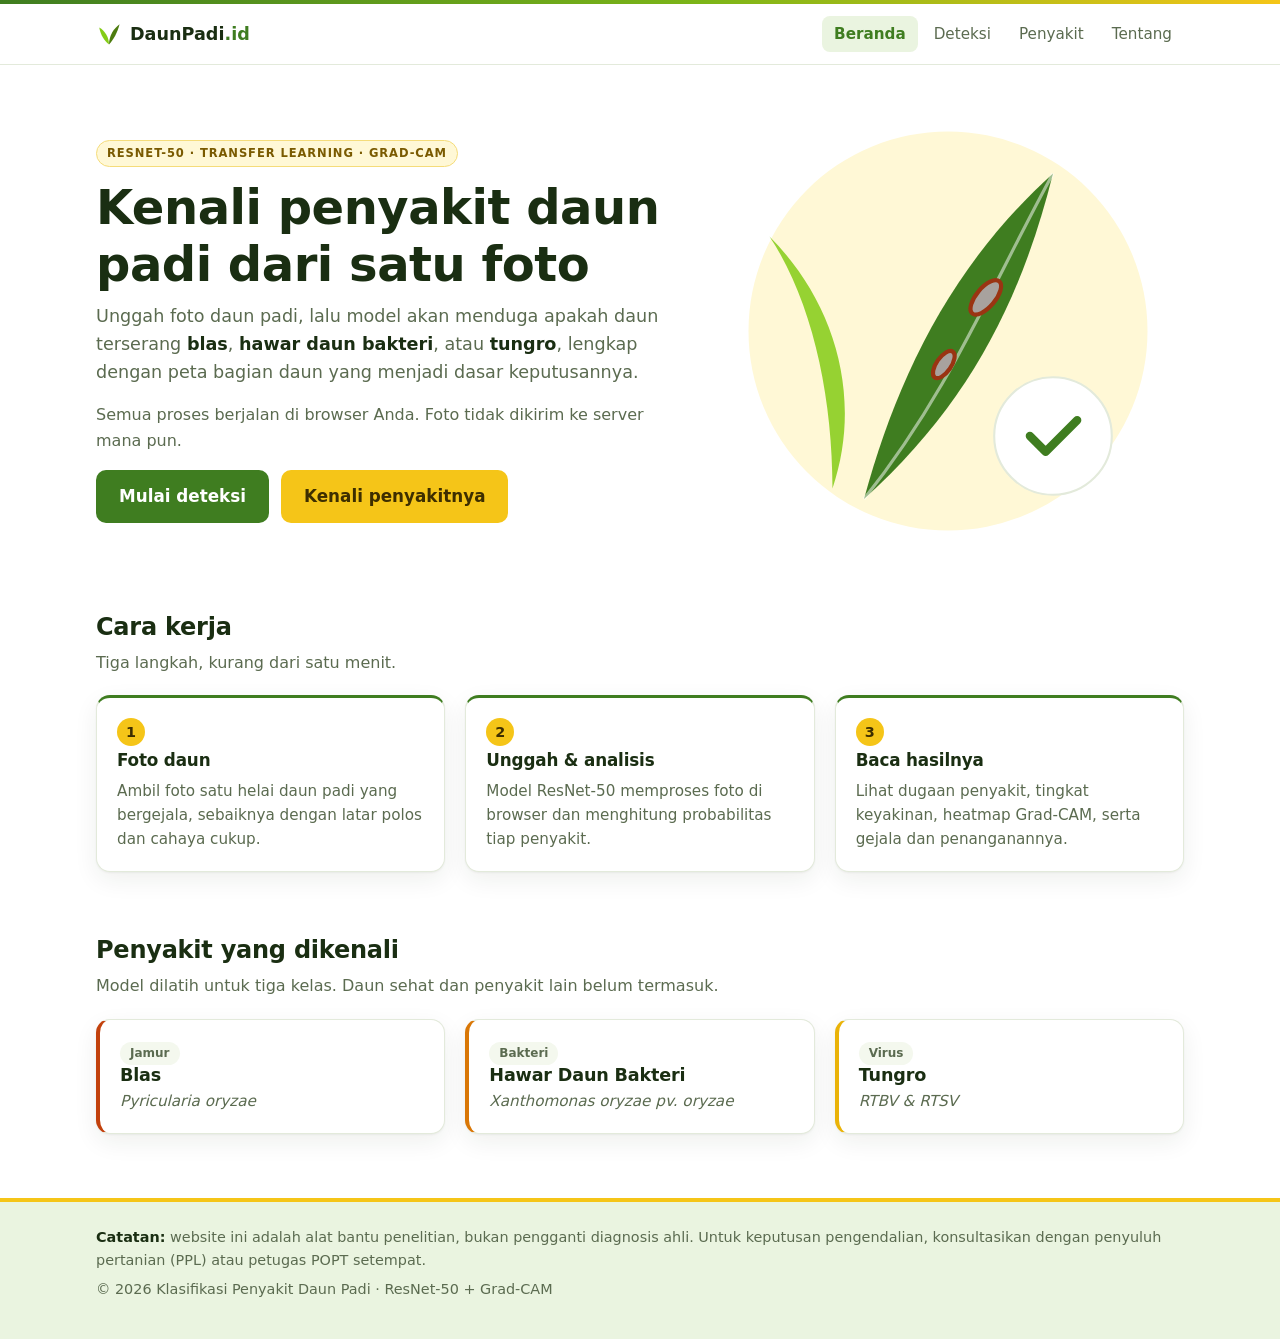
<file: website/index.html>
<!doctype html>
<html lang="id">
<head>
  <meta charset="utf-8">
  <meta name="viewport" content="width=device-width, initial-scale=1">
  <title>DaunPadi — Deteksi Penyakit Daun Padi</title>
  <meta name="description" content="Deteksi penyakit daun padi (blas, hawar daun bakteri, tungro) dari foto dengan ResNet-50 dan Grad-CAM, langsung di browser.">
  <link rel="icon" href="assets/img/logo.svg" type="image/svg+xml">
  <link rel="stylesheet" href="css/style.css">
</head>
<body>
  <header class="topbar">
    <div class="wrap topbar-inner">
      <a class="brand" href="index.html"><img src="assets/img/logo.svg" alt=""><span>DaunPadi<b>.id</b></span></a>
      <button class="nav-toggle" type="button" aria-label="Buka menu" aria-expanded="false">
        <svg viewBox="0 0 24 24" aria-hidden="true"><path d="M4 7h16M4 12h16M4 17h16" stroke="currentColor" stroke-width="2" stroke-linecap="round"/></svg>
      </button>
      <nav class="nav">
        <a href="index.html">Beranda</a>
        <a href="deteksi.html">Deteksi</a>
        <a href="penyakit.html">Penyakit</a>
        <a href="tentang.html">Tentang</a>
      </nav>
    </div>
  </header>

  <main>
    <section class="wrap hero">
      <div>
        <p class="eyebrow">ResNet-50 · Transfer Learning · Grad-CAM</p>
        <h1>Kenali penyakit daun padi dari satu foto</h1>
        <p class="lead">Unggah foto daun padi, lalu model akan menduga apakah daun terserang <strong>blas</strong>,
          <strong>hawar daun bakteri</strong>, atau <strong>tungro</strong>, lengkap dengan peta bagian daun yang menjadi dasar keputusannya.</p>
        <p class="muted">Semua proses berjalan di browser Anda. Foto tidak dikirim ke server mana pun.</p>
        <div class="hero-actions">
          <a class="btn btn-primary btn-lg" href="deteksi.html">Mulai deteksi</a>
          <a class="btn btn-yellow btn-lg" href="penyakit.html">Kenali penyakitnya</a>
        </div>
      </div>
      <svg class="hero-art" viewBox="0 0 400 400" role="img" aria-label="Ilustrasi daun padi dengan bercak penyakit">
        <circle cx="200" cy="200" r="190" fill="var(--yellow-soft)"/>
        <path d="M120 360C150 250 200 140 300 50 270 170 220 270 120 360Z" fill="var(--primary)"/>
        <path d="M120 360C200 260 240 160 300 50" stroke="var(--bg)" stroke-width="3" fill="none" opacity=".5"/>
        <path d="M90 350C90 260 70 170 30 110 90 170 120 260 90 350Z" fill="#84cc16" opacity=".85"/>
        <ellipse cx="236" cy="168" rx="20" ry="9" transform="rotate(-50 236 168)" fill="#a8a29e" stroke="#9a3412" stroke-width="4"/>
        <ellipse cx="196" cy="232" rx="15" ry="7" transform="rotate(-55 196 232)" fill="#a8a29e" stroke="#9a3412" stroke-width="4"/>
        <circle cx="300" cy="300" r="56" fill="var(--surface)" stroke="var(--border)" stroke-width="2"/>
        <path d="M278 300l15 15 30-30" stroke="var(--primary)" stroke-width="8" fill="none" stroke-linecap="round" stroke-linejoin="round"/>
      </svg>
    </section>

    <section class="wrap section">
      <h2 class="section-title">Cara kerja</h2>
      <p class="section-lead">Tiga langkah, kurang dari satu menit.</p>
      <div class="steps">
        <div class="card step">
          <h3>Foto daun</h3>
          <p>Ambil foto satu helai daun padi yang bergejala, sebaiknya dengan latar polos dan cahaya cukup.</p>
        </div>
        <div class="card step">
          <h3>Unggah &amp; analisis</h3>
          <p>Model ResNet-50 memproses foto di browser dan menghitung probabilitas tiap penyakit.</p>
        </div>
        <div class="card step">
          <h3>Baca hasilnya</h3>
          <p>Lihat dugaan penyakit, tingkat keyakinan, heatmap Grad-CAM, serta gejala dan penanganannya.</p>
        </div>
      </div>
    </section>

    <section class="wrap section">
      <h2 class="section-title">Penyakit yang dikenali</h2>
      <p class="section-lead">Model dilatih untuk tiga kelas. Daun sehat dan penyakit lain belum termasuk.</p>
      <div class="class-strip">
        <a class="card class-chip" href="penyakit.html#blast" style="--accent: var(--blast)">
          <span class="tag">Jamur</span>
          <h3>Blas</h3>
          <p class="latin">Pyricularia oryzae</p>
        </a>
        <a class="card class-chip" href="penyakit.html#blight" style="--accent: var(--blight)">
          <span class="tag">Bakteri</span>
          <h3>Hawar Daun Bakteri</h3>
          <p class="latin">Xanthomonas oryzae pv. oryzae</p>
        </a>
        <a class="card class-chip" href="penyakit.html#tungro" style="--accent: var(--tungro)">
          <span class="tag">Virus</span>
          <h3>Tungro</h3>
          <p class="latin">RTBV &amp; RTSV</p>
        </a>
      </div>
    </section>
  </main>

  <footer class="footer">
    <div class="wrap">
      <p><b>Catatan:</b> website ini adalah alat bantu penelitian, bukan pengganti diagnosis ahli.
        Untuk keputusan pengendalian, konsultasikan dengan penyuluh pertanian (PPL) atau petugas POPT setempat.</p>
      <p>© <span id="tahun"></span> Klasifikasi Penyakit Daun Padi · ResNet-50 + Grad-CAM</p>
    </div>
  </footer>

  <script src="js/main.js"></script>
</body>
</html>
</file>
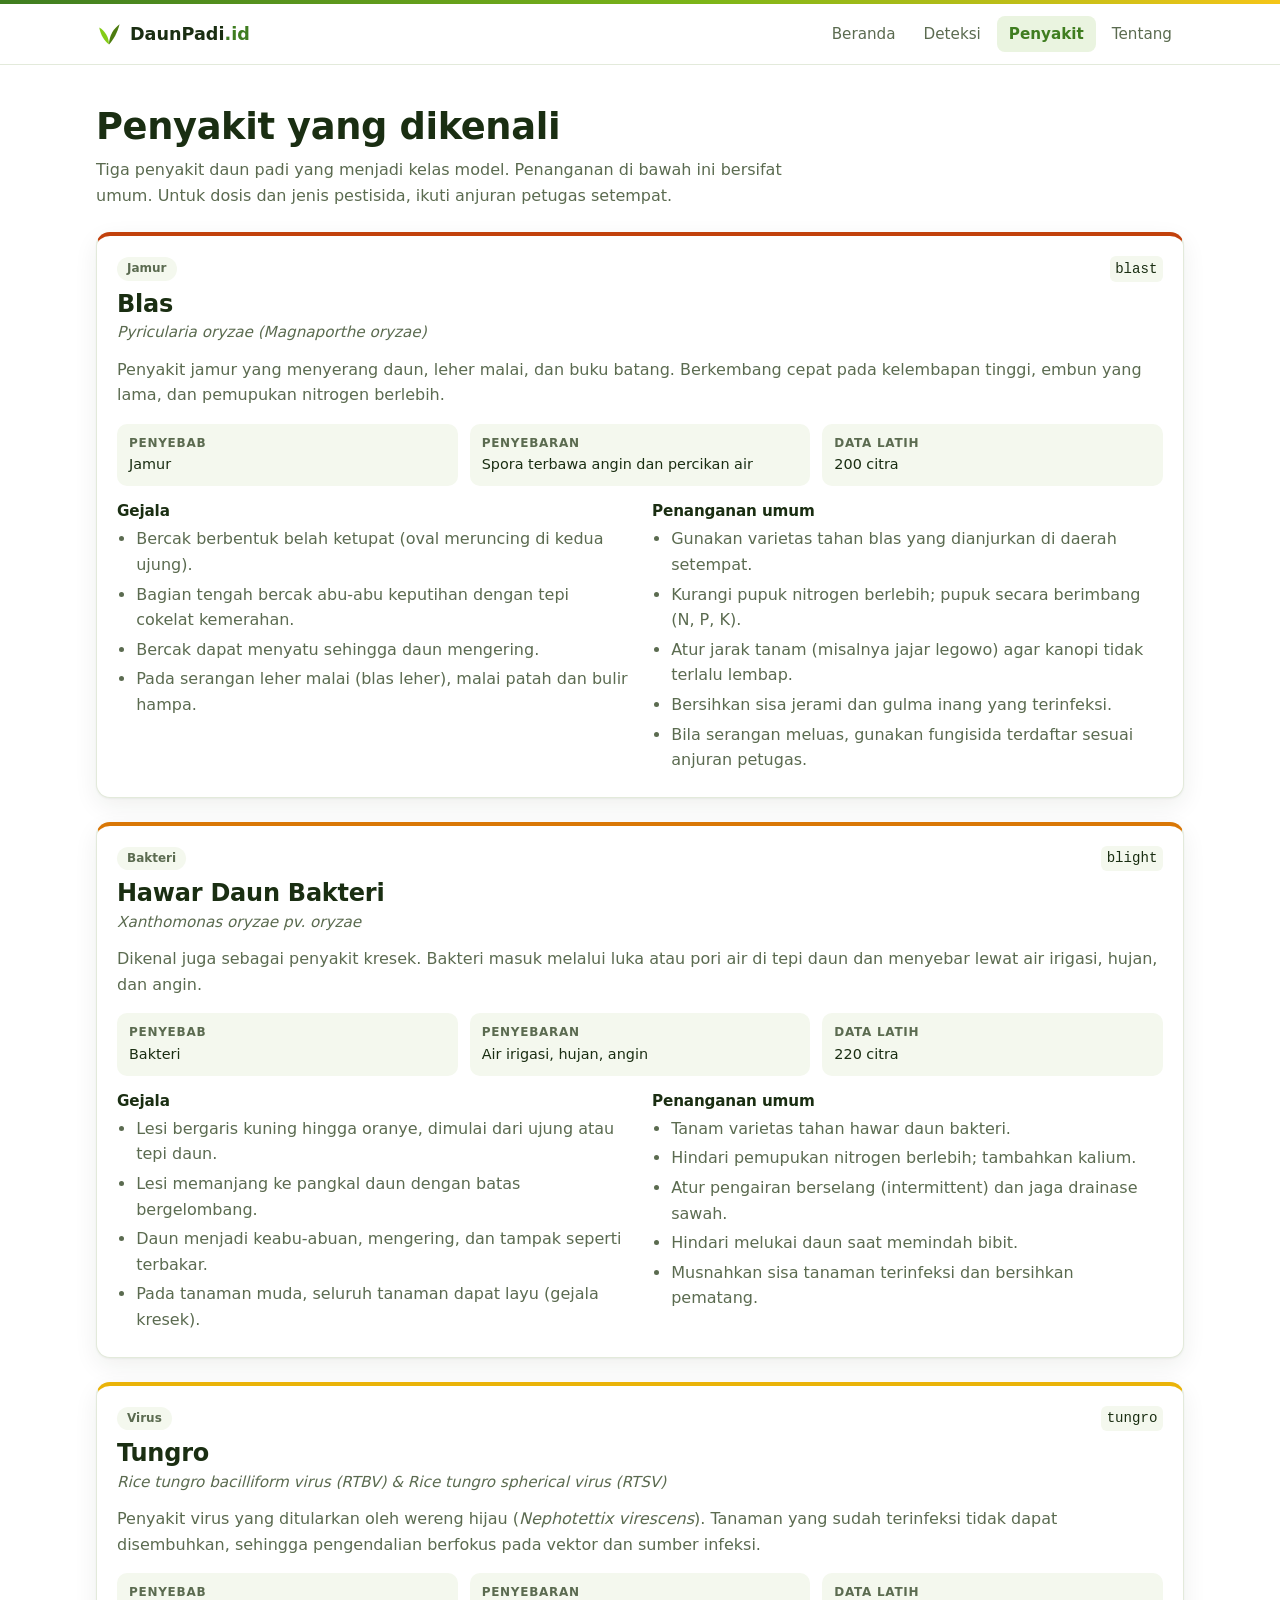
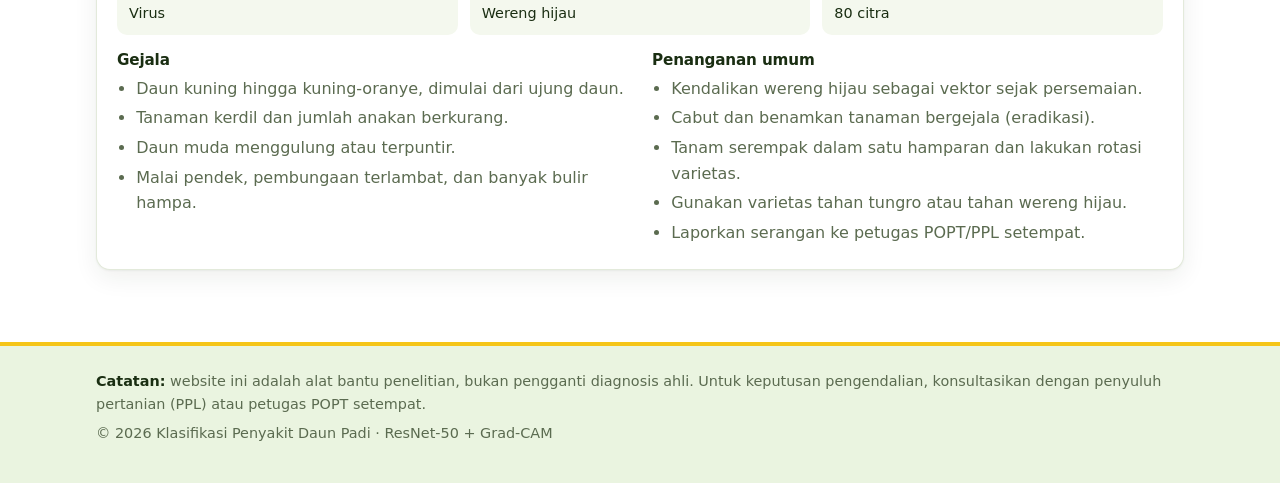
<file: website/penyakit.html>
<!doctype html>
<html lang="id">
<head>
  <meta charset="utf-8">
  <meta name="viewport" content="width=device-width, initial-scale=1">
  <title>Penyakit — DaunPadi</title>
  <meta name="description" content="Gejala, penyebab, dan penanganan umum penyakit blas, hawar daun bakteri, dan tungro pada padi.">
  <link rel="icon" href="assets/img/logo.svg" type="image/svg+xml">
  <link rel="stylesheet" href="css/style.css">
</head>
<body>
  <header class="topbar">
    <div class="wrap topbar-inner">
      <a class="brand" href="index.html"><img src="assets/img/logo.svg" alt=""><span>DaunPadi<b>.id</b></span></a>
      <button class="nav-toggle" type="button" aria-label="Buka menu" aria-expanded="false">
        <svg viewBox="0 0 24 24" aria-hidden="true"><path d="M4 7h16M4 12h16M4 17h16" stroke="currentColor" stroke-width="2" stroke-linecap="round"/></svg>
      </button>
      <nav class="nav">
        <a href="index.html">Beranda</a>
        <a href="deteksi.html">Deteksi</a>
        <a href="penyakit.html">Penyakit</a>
        <a href="tentang.html">Tentang</a>
      </nav>
    </div>
  </header>

  <main class="wrap">
    <div class="page-head">
      <h1>Penyakit yang dikenali</h1>
      <p>Tiga penyakit daun padi yang menjadi kelas model. Penanganan di bawah ini bersifat umum.
        Untuk dosis dan jenis pestisida, ikuti anjuran petugas setempat.</p>
    </div>

    <div class="disease-list">
      <article id="blast" class="card disease" style="--accent: var(--blast)">
        <div class="disease-top"><span class="tag">Jamur</span><code>blast</code></div>
        <h2>Blas</h2>
        <p class="latin">Pyricularia oryzae (Magnaporthe oryzae)</p>
        <p>Penyakit jamur yang menyerang daun, leher malai, dan buku batang. Berkembang cepat pada kelembapan tinggi,
          embun yang lama, dan pemupukan nitrogen berlebih.</p>
        <div class="facts">
          <div class="fact"><b>Penyebab</b>Jamur</div>
          <div class="fact"><b>Penyebaran</b>Spora terbawa angin dan percikan air</div>
          <div class="fact"><b>Data latih</b>200 citra</div>
        </div>
        <div class="info-cols">
          <div>
            <h4>Gejala</h4>
            <ul>
              <li>Bercak berbentuk belah ketupat (oval meruncing di kedua ujung).</li>
              <li>Bagian tengah bercak abu-abu keputihan dengan tepi cokelat kemerahan.</li>
              <li>Bercak dapat menyatu sehingga daun mengering.</li>
              <li>Pada serangan leher malai (blas leher), malai patah dan bulir hampa.</li>
            </ul>
          </div>
          <div>
            <h4>Penanganan umum</h4>
            <ul>
              <li>Gunakan varietas tahan blas yang dianjurkan di daerah setempat.</li>
              <li>Kurangi pupuk nitrogen berlebih; pupuk secara berimbang (N, P, K).</li>
              <li>Atur jarak tanam (misalnya jajar legowo) agar kanopi tidak terlalu lembap.</li>
              <li>Bersihkan sisa jerami dan gulma inang yang terinfeksi.</li>
              <li>Bila serangan meluas, gunakan fungisida terdaftar sesuai anjuran petugas.</li>
            </ul>
          </div>
        </div>
      </article>

      <article id="blight" class="card disease" style="--accent: var(--blight)">
        <div class="disease-top"><span class="tag">Bakteri</span><code>blight</code></div>
        <h2>Hawar Daun Bakteri</h2>
        <p class="latin">Xanthomonas oryzae pv. oryzae</p>
        <p>Dikenal juga sebagai penyakit kresek. Bakteri masuk melalui luka atau pori air di tepi daun dan menyebar
          lewat air irigasi, hujan, dan angin.</p>
        <div class="facts">
          <div class="fact"><b>Penyebab</b>Bakteri</div>
          <div class="fact"><b>Penyebaran</b>Air irigasi, hujan, angin</div>
          <div class="fact"><b>Data latih</b>220 citra</div>
        </div>
        <div class="info-cols">
          <div>
            <h4>Gejala</h4>
            <ul>
              <li>Lesi bergaris kuning hingga oranye, dimulai dari ujung atau tepi daun.</li>
              <li>Lesi memanjang ke pangkal daun dengan batas bergelombang.</li>
              <li>Daun menjadi keabu-abuan, mengering, dan tampak seperti terbakar.</li>
              <li>Pada tanaman muda, seluruh tanaman dapat layu (gejala kresek).</li>
            </ul>
          </div>
          <div>
            <h4>Penanganan umum</h4>
            <ul>
              <li>Tanam varietas tahan hawar daun bakteri.</li>
              <li>Hindari pemupukan nitrogen berlebih; tambahkan kalium.</li>
              <li>Atur pengairan berselang (intermittent) dan jaga drainase sawah.</li>
              <li>Hindari melukai daun saat memindah bibit.</li>
              <li>Musnahkan sisa tanaman terinfeksi dan bersihkan pematang.</li>
            </ul>
          </div>
        </div>
      </article>

      <article id="tungro" class="card disease" style="--accent: var(--tungro)">
        <div class="disease-top"><span class="tag">Virus</span><code>tungro</code></div>
        <h2>Tungro</h2>
        <p class="latin">Rice tungro bacilliform virus (RTBV) &amp; Rice tungro spherical virus (RTSV)</p>
        <p>Penyakit virus yang ditularkan oleh wereng hijau (<i>Nephotettix virescens</i>). Tanaman yang sudah terinfeksi
          tidak dapat disembuhkan, sehingga pengendalian berfokus pada vektor dan sumber infeksi.</p>
        <div class="facts">
          <div class="fact"><b>Penyebab</b>Virus</div>
          <div class="fact"><b>Penyebaran</b>Wereng hijau</div>
          <div class="fact"><b>Data latih</b>80 citra</div>
        </div>
        <div class="info-cols">
          <div>
            <h4>Gejala</h4>
            <ul>
              <li>Daun kuning hingga kuning-oranye, dimulai dari ujung daun.</li>
              <li>Tanaman kerdil dan jumlah anakan berkurang.</li>
              <li>Daun muda menggulung atau terpuntir.</li>
              <li>Malai pendek, pembungaan terlambat, dan banyak bulir hampa.</li>
            </ul>
          </div>
          <div>
            <h4>Penanganan umum</h4>
            <ul>
              <li>Kendalikan wereng hijau sebagai vektor sejak persemaian.</li>
              <li>Cabut dan benamkan tanaman bergejala (eradikasi).</li>
              <li>Tanam serempak dalam satu hamparan dan lakukan rotasi varietas.</li>
              <li>Gunakan varietas tahan tungro atau tahan wereng hijau.</li>
              <li>Laporkan serangan ke petugas POPT/PPL setempat.</li>
            </ul>
          </div>
        </div>
      </article>
    </div>
  </main>

  <footer class="footer">
    <div class="wrap">
      <p><b>Catatan:</b> website ini adalah alat bantu penelitian, bukan pengganti diagnosis ahli.
        Untuk keputusan pengendalian, konsultasikan dengan penyuluh pertanian (PPL) atau petugas POPT setempat.</p>
      <p>© <span id="tahun"></span> Klasifikasi Penyakit Daun Padi · ResNet-50 + Grad-CAM</p>
    </div>
  </footer>

  <script src="js/main.js"></script>
</body>
</html>
</file>
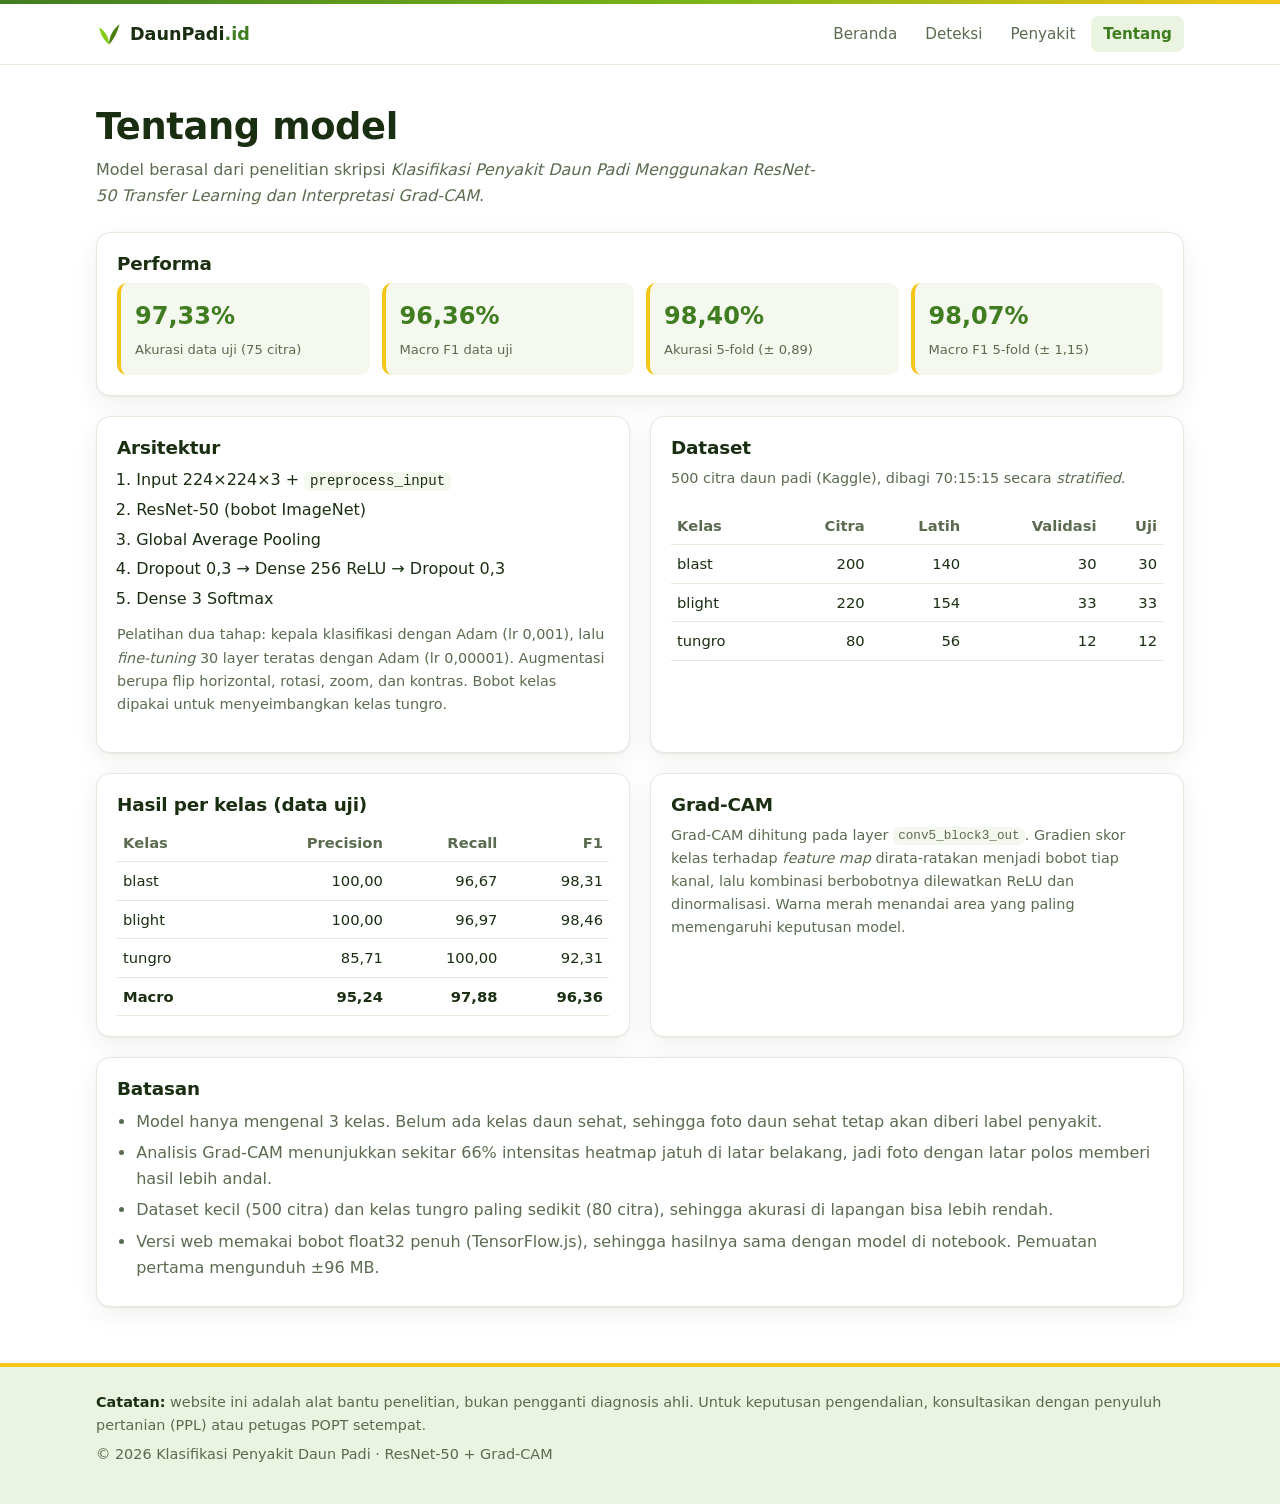
<file: website/tentang.html>
<!doctype html>
<html lang="id">
<head>
  <meta charset="utf-8">
  <meta name="viewport" content="width=device-width, initial-scale=1">
  <title>Tentang Model — DaunPadi</title>
  <meta name="description" content="Arsitektur, dataset, dan performa model ResNet-50 untuk klasifikasi penyakit daun padi.">
  <link rel="icon" href="assets/img/logo.svg" type="image/svg+xml">
  <link rel="stylesheet" href="css/style.css">
</head>
<body>
  <header class="topbar">
    <div class="wrap topbar-inner">
      <a class="brand" href="index.html"><img src="assets/img/logo.svg" alt=""><span>DaunPadi<b>.id</b></span></a>
      <button class="nav-toggle" type="button" aria-label="Buka menu" aria-expanded="false">
        <svg viewBox="0 0 24 24" aria-hidden="true"><path d="M4 7h16M4 12h16M4 17h16" stroke="currentColor" stroke-width="2" stroke-linecap="round"/></svg>
      </button>
      <nav class="nav">
        <a href="index.html">Beranda</a>
        <a href="deteksi.html">Deteksi</a>
        <a href="penyakit.html">Penyakit</a>
        <a href="tentang.html">Tentang</a>
      </nav>
    </div>
  </header>

  <main class="wrap">
    <div class="page-head">
      <h1>Tentang model</h1>
      <p>Model berasal dari penelitian skripsi <i>Klasifikasi Penyakit Daun Padi Menggunakan ResNet-50 Transfer Learning
        dan Interpretasi Grad-CAM</i>.</p>
    </div>

    <section class="card" style="margin-bottom:20px">
      <h2 style="font-size:1.15rem">Performa</h2>
      <div class="metrics">
        <div class="stat"><span>97,33%</span><small>Akurasi data uji (75 citra)</small></div>
        <div class="stat"><span>96,36%</span><small>Macro F1 data uji</small></div>
        <div class="stat"><span>98,40%</span><small>Akurasi 5-fold (± 0,89)</small></div>
        <div class="stat"><span>98,07%</span><small>Macro F1 5-fold (± 1,15)</small></div>
      </div>
    </section>

    <div class="about-grid">
      <section class="card">
        <h2>Arsitektur</h2>
        <ol class="arch">
          <li>Input 224×224×3 + <code>preprocess_input</code></li>
          <li>ResNet-50 (bobot ImageNet)</li>
          <li>Global Average Pooling</li>
          <li>Dropout 0,3 → Dense 256 ReLU → Dropout 0,3</li>
          <li>Dense 3 Softmax</li>
        </ol>
        <p class="muted small">Pelatihan dua tahap: kepala klasifikasi dengan Adam (lr 0,001), lalu
          <i>fine-tuning</i> 30 layer teratas dengan Adam (lr 0,00001). Augmentasi berupa flip horizontal, rotasi,
          zoom, dan kontras. Bobot kelas dipakai untuk menyeimbangkan kelas tungro.</p>
      </section>

      <section class="card">
        <h2>Dataset</h2>
        <p class="muted small">500 citra daun padi (Kaggle), dibagi 70:15:15 secara <i>stratified</i>.</p>
        <div class="tbl-wrap">
          <table class="tbl">
            <thead><tr><th>Kelas</th><th class="num">Citra</th><th class="num">Latih</th><th class="num">Validasi</th><th class="num">Uji</th></tr></thead>
            <tbody>
              <tr><td>blast</td><td class="num">200</td><td class="num">140</td><td class="num">30</td><td class="num">30</td></tr>
              <tr><td>blight</td><td class="num">220</td><td class="num">154</td><td class="num">33</td><td class="num">33</td></tr>
              <tr><td>tungro</td><td class="num">80</td><td class="num">56</td><td class="num">12</td><td class="num">12</td></tr>
            </tbody>
          </table>
        </div>
      </section>

      <section class="card">
        <h2>Hasil per kelas (data uji)</h2>
        <div class="tbl-wrap">
          <table class="tbl">
            <thead><tr><th>Kelas</th><th class="num">Precision</th><th class="num">Recall</th><th class="num">F1</th></tr></thead>
            <tbody>
              <tr><td>blast</td><td class="num">100,00</td><td class="num">96,67</td><td class="num">98,31</td></tr>
              <tr><td>blight</td><td class="num">100,00</td><td class="num">96,97</td><td class="num">98,46</td></tr>
              <tr><td>tungro</td><td class="num">85,71</td><td class="num">100,00</td><td class="num">92,31</td></tr>
              <tr><td><b>Macro</b></td><td class="num"><b>95,24</b></td><td class="num"><b>97,88</b></td><td class="num"><b>96,36</b></td></tr>
            </tbody>
          </table>
        </div>
      </section>

      <section class="card">
        <h2>Grad-CAM</h2>
        <p class="muted small">Grad-CAM dihitung pada layer <code>conv5_block3_out</code>. Gradien skor kelas terhadap
          <i>feature map</i> dirata-ratakan menjadi bobot tiap kanal, lalu kombinasi berbobotnya dilewatkan ReLU dan
          dinormalisasi. Warna merah menandai area yang paling memengaruhi keputusan model.</p>
      </section>
    </div>

    <section class="card" style="margin-bottom:24px">
      <h2 style="font-size:1.15rem">Batasan</h2>
      <ul class="notes">
        <li>Model hanya mengenal 3 kelas. Belum ada kelas daun sehat, sehingga foto daun sehat tetap akan diberi label penyakit.</li>
        <li>Analisis Grad-CAM menunjukkan sekitar 66% intensitas heatmap jatuh di latar belakang, jadi foto dengan latar polos memberi hasil lebih andal.</li>
        <li>Dataset kecil (500 citra) dan kelas tungro paling sedikit (80 citra), sehingga akurasi di lapangan bisa lebih rendah.</li>
        <li>Versi web memakai bobot float32 penuh (TensorFlow.js), sehingga hasilnya sama dengan model di notebook. Pemuatan pertama mengunduh ±96 MB.</li>
      </ul>
    </section>
  </main>

  <footer class="footer">
    <div class="wrap">
      <p><b>Catatan:</b> website ini adalah alat bantu penelitian, bukan pengganti diagnosis ahli.
        Untuk keputusan pengendalian, konsultasikan dengan penyuluh pertanian (PPL) atau petugas POPT setempat.</p>
      <p>© <span id="tahun"></span> Klasifikasi Penyakit Daun Padi · ResNet-50 + Grad-CAM</p>
    </div>
  </footer>

  <script src="js/main.js"></script>
</body>
</html>
</file>
<file: website/css/style.css>
/* ==========================================================================
   DaunPadi — gaya bersama semua halaman
   1. Variabel warna (terang & gelap)
   2. Dasar
   3. Header & navigasi
   4. Komponen umum (card, tombol, banner, tag)
   5. Beranda
   6. Deteksi
   7. Penyakit
   8. Tentang
   9. Footer
   10. Responsif
   ========================================================================== */

/* 1. Variabel warna — latar putih, aksen hijau (utama) dan kuning (pendukung).
   Selalu tema terang, tidak mengikuti mode gelap perangkat. */
:root {
  --bg: #ffffff;
  --surface: #ffffff;
  --surface-2: #f4f8ee;          /* hijau sangat muda untuk latar elemen */
  --text: #1a2e12;
  --muted: #5b6b50;
  --border: #e3eadb;
  --primary: #3f7d20;            /* hijau */
  --primary-strong: #2f6114;
  --primary-soft: #eaf4e0;
  --on-primary: #ffffff;
  --yellow: #f5c518;             /* kuning aksen */
  --yellow-strong: #d9a800;
  --yellow-soft: #fff8d6;
  --yellow-text: #7a5a00;        /* teks di atas latar kuning muda */
  --warn-bg: #fff8d6;
  --warn-text: #7a5a00;
  --warn-border: #f5dc7a;
  --error: #b42318;
  --blast: #c2410c;
  --blight: #d97706;
  --tungro: #eab308;
  --shadow: 0 1px 2px rgba(26, 46, 18, .05), 0 8px 24px rgba(26, 46, 18, .07);
  --radius: 14px;
  color-scheme: light;
}

/* 2. Dasar */
* { box-sizing: border-box; }
[hidden] { display: none !important; }
html { scroll-behavior: smooth; }
body {
  margin: 0;
  background: var(--bg);
  color: var(--text);
  font: 16px/1.6 system-ui, -apple-system, "Segoe UI", Roboto, "Helvetica Neue", Arial, sans-serif;
  -webkit-font-smoothing: antialiased;
  display: flex;
  flex-direction: column;
  min-height: 100vh;
}
main { flex: 1; }
img, canvas, svg { max-width: 100%; display: block; }
h1, h2, h3, h4 { line-height: 1.2; margin: 0 0 .5rem; letter-spacing: -.01em; }
p { margin: 0 0 1rem; }
a { color: var(--primary); }
code {
  font-family: ui-monospace, SFMono-Regular, Menlo, monospace; font-size: .88em;
  background: var(--surface-2); padding: .1em .4em; border-radius: 6px;
}
.wrap { width: 100%; max-width: 1120px; margin: 0 auto; padding: 0 16px; }
.muted { color: var(--muted); }
.small { font-size: .9rem; }
.eyebrow {
  display: inline-block; text-transform: uppercase; letter-spacing: .08em; font-size: .72rem; font-weight: 700;
  color: var(--yellow-text); background: var(--yellow-soft); border: 1px solid var(--warn-border);
  padding: 3px 10px; border-radius: 999px; margin: 0 0 .75rem;
}
.latin { font-style: italic; color: var(--muted); margin: 0 0 .75rem; font-size: .95rem; }

/* 3. Header & navigasi */
.topbar {
  position: sticky; top: 0; z-index: 20;
  background: rgba(255, 255, 255, .92);
  backdrop-filter: blur(8px);
  border-bottom: 1px solid var(--border);
}
.topbar::before {   /* garis aksen hijau → kuning di atas header */
  content: ""; display: block; height: 4px;
  background: linear-gradient(90deg, var(--primary) 0%, #7cb518 55%, var(--yellow) 100%);
}
.topbar-inner { display: flex; align-items: center; justify-content: space-between; height: 60px; gap: 12px; }
.brand { display: flex; align-items: center; gap: 8px; text-decoration: none; color: var(--text); font-weight: 700; font-size: 1.1rem; }
.brand img { width: 26px; height: 26px; }
.brand b { color: var(--primary); }
.nav { display: flex; gap: 4px; }
.nav a { text-decoration: none; color: var(--muted); padding: 6px 12px; border-radius: 8px; font-size: .95rem; }
.nav a:hover { background: var(--surface-2); color: var(--text); }
.nav a[aria-current="page"] { color: var(--primary); background: var(--primary-soft); font-weight: 600; }
.nav-toggle {
  display: none; background: none; border: 1px solid var(--border); border-radius: 8px;
  width: 40px; height: 40px; color: var(--text); cursor: pointer;
}
.nav-toggle svg { width: 20px; height: 20px; margin: auto; }

/* 4. Komponen umum */
.card {
  background: var(--surface); border: 1px solid var(--border); border-radius: var(--radius);
  box-shadow: var(--shadow); padding: 20px;
}
.btn {
  display: inline-flex; align-items: center; justify-content: center; gap: 8px;
  border-radius: 10px; padding: 10px 18px; font: inherit; font-weight: 600;
  border: 1px solid transparent; cursor: pointer; text-decoration: none;
  transition: background .15s, opacity .15s;
}
.btn:disabled { opacity: .45; cursor: not-allowed; }
.btn-primary { background: var(--primary); color: var(--on-primary); }
.btn-primary:not(:disabled):hover { background: var(--primary-strong); }
.btn-ghost { background: transparent; color: var(--text); border-color: var(--border); }
.btn-ghost:not(:disabled):hover { background: var(--yellow-soft); border-color: var(--warn-border); }
.btn-yellow { background: var(--yellow); color: #3d2e00; }
.btn-yellow:not(:disabled):hover { background: var(--yellow-strong); }
.btn-lg { padding: 12px 22px; font-size: 1.05rem; }
.spinner {
  width: 16px; height: 16px; border: 2px solid currentColor; border-right-color: transparent;
  border-radius: 50%; display: none; animation: spin .7s linear infinite;
}
.btn.loading .spinner { display: inline-block; }
@keyframes spin { to { transform: rotate(360deg); } }

.banner { border-radius: 10px; padding: 10px 14px; font-size: .92rem; margin-bottom: 14px; }
.banner p:last-child { margin-bottom: 0; }
.banner-warn { background: var(--warn-bg); color: var(--warn-text); border: 1px solid var(--warn-border); }
.banner-info { background: var(--primary-soft); color: var(--text); border: 1px solid var(--border); }
.error { color: var(--error); margin: 10px 0 0; font-size: .92rem; }
.tag {
  display: inline-block; font-size: .75rem; font-weight: 600; padding: 2px 10px; border-radius: 999px;
  background: var(--surface-2); color: var(--muted); vertical-align: middle;
}

.page-head { padding: 40px 0 8px; }
.page-head h1 { font-size: clamp(1.7rem, 3.5vw, 2.3rem); }
.page-head p { color: var(--muted); max-width: 720px; }
.section { padding-block: 32px; }
.section-title { font-size: 1.5rem; }
.section-lead { color: var(--muted); margin-bottom: 20px; }

/* 5. Beranda */
.hero { display: grid; grid-template-columns: 1.1fr .9fr; gap: 40px; align-items: center; padding-block: 56px 40px; }
.hero h1 { font-size: clamp(2rem, 4.5vw, 3rem); }
.lead { font-size: 1.1rem; color: var(--muted); }
.lead strong { color: var(--text); }
.hero-actions { display: flex; gap: 12px; flex-wrap: wrap; margin-top: 8px; }
.hero-art { aspect-ratio: 1; max-width: 420px; justify-self: center; width: 100%; }
.steps { display: grid; grid-template-columns: repeat(3, 1fr); gap: 20px; counter-reset: step; }
.step { position: relative; padding-top: 52px; }
.step::before {
  counter-increment: step; content: counter(step);
  position: absolute; top: 20px; left: 20px; width: 28px; height: 28px; border-radius: 50%;
  display: grid; place-items: center; font-weight: 700; font-size: .9rem;
  background: var(--yellow); color: #3d2e00;
}
.step { border-top: 3px solid var(--primary); }
.step h3 { font-size: 1.05rem; }
.step p { color: var(--muted); margin: 0; font-size: .95rem; }
.class-strip { display: grid; grid-template-columns: repeat(3, 1fr); gap: 20px; }
.class-chip { border-left: 4px solid var(--accent); text-decoration: none; color: inherit; transition: transform .15s; }
.class-chip:hover { transform: translateY(-2px); }
.class-chip h3 { font-size: 1.1rem; margin-bottom: 2px; }
.class-chip p { margin: 0; }

/* 6. Deteksi */
.detect { display: grid; grid-template-columns: 1fr 1fr; gap: 24px; align-items: start; padding-bottom: 24px; }
.detect > * { min-width: 0; }
.tips { list-style: none; padding: 0; margin: 0; display: grid; gap: 8px; }
.tips li { position: relative; padding-left: 28px; color: var(--muted); font-size: .95rem; }
.tips li::before {
  content: ""; position: absolute; left: 0; top: .3em; width: 18px; height: 18px; border-radius: 50%;
  background: var(--primary-soft) url("data:image/svg+xml,%3Csvg xmlns='http://www.w3.org/2000/svg' viewBox='0 0 24 24'%3E%3Cpath d='m6 12 4 4 8-8' fill='none' stroke='%234d7c0f' stroke-width='3' stroke-linecap='round' stroke-linejoin='round'/%3E%3C/svg%3E") center/12px no-repeat;
}
.tips b { color: var(--text); }
.dropzone {
  display: grid; place-items: center; min-height: 300px; border: 2px dashed var(--border); border-radius: 12px;
  background: var(--surface-2); cursor: pointer; overflow: hidden; transition: border-color .15s, background .15s;
}
.dropzone:hover, .dropzone.drag { border-color: var(--yellow-strong); background: var(--yellow-soft); }
.dropzone:focus-within { outline: 2px solid var(--primary); outline-offset: 2px; }
.dz-empty { text-align: center; color: var(--muted); padding: 24px; }
.dz-empty svg { width: 44px; height: 44px; margin: 0 auto 8px; color: var(--primary); }
.dz-empty b { color: var(--text); }
.preview { max-height: 360px; width: 100%; object-fit: contain; }
.actions { display: flex; gap: 10px; justify-content: flex-end; margin-top: 14px; }
.model-status { display: flex; align-items: center; gap: 8px; font-size: .88rem; color: var(--muted); margin-bottom: 12px; }
.dot { width: 8px; height: 8px; border-radius: 50%; background: var(--muted); flex: none; }
.dot.ok { background: var(--primary); }
.dot.loading { background: #d97706; animation: pulse 1s ease-in-out infinite; }
.dot.err { background: var(--error); }
@keyframes pulse { 50% { opacity: .35; } }
.progress { height: 4px; border-radius: 99px; background: var(--surface-2); overflow: hidden; margin: -4px 0 12px; }
.progress > i { display: block; height: 100%; width: 0; background: var(--primary); transition: width .2s; }

.result { display: grid; gap: 20px; padding-bottom: 32px; scroll-margin-top: 72px; }
.result-head { display: flex; justify-content: space-between; align-items: flex-start; gap: 16px; margin-bottom: 12px; }
.result-head h2 { font-size: 1.9rem; margin: 0; }
.conf { text-align: right; }
.conf {
  background: var(--yellow-soft); border: 1px solid var(--warn-border); border-radius: 12px; padding: 10px 14px;
}
.conf span { display: block; font-size: 2rem; font-weight: 700; color: var(--primary); line-height: 1; font-variant-numeric: tabular-nums; }
.conf small { color: var(--muted); }
.result-grid { display: grid; grid-template-columns: 1fr 1fr 1.1fr; gap: 20px; align-items: start; }
.result-grid > * { min-width: 0; }
figure { margin: 0; }
figure canvas { width: 100%; height: auto; aspect-ratio: 1; border-radius: 10px; border: 1px solid var(--border); }
figcaption { font-size: .85rem; color: var(--muted); margin-top: 6px; text-align: center; }
.hot { color: #dc2626; font-weight: 600; }
.probs h3 { font-size: 1rem; margin-bottom: 12px; }
.prob { margin-bottom: 14px; }
.prob-row { display: flex; justify-content: space-between; gap: 8px; font-size: .92rem; margin-bottom: 4px; }
.prob-row span:last-child { font-variant-numeric: tabular-nums; font-weight: 600; }
.bar { height: 10px; border-radius: 999px; background: var(--surface-2); overflow: hidden; }
.bar > i { display: block; height: 100%; width: 0; background: var(--muted); border-radius: inherit; transition: width .6s ease; }
.prob.top .bar > i { background: var(--primary); }
.info-cols { display: grid; grid-template-columns: 1fr 1fr; gap: 24px; }
.info-cols h4 { font-size: .95rem; margin-bottom: 6px; }
.info-cols ul { margin: 0; padding-left: 1.2em; color: var(--muted); }
.info-cols li { margin-bottom: 4px; }

/* 7. Penyakit */
.disease-list { display: grid; gap: 24px; padding-bottom: 40px; }
.disease { border-top: 4px solid var(--accent); scroll-margin-top: 76px; }
.disease-top { display: flex; justify-content: space-between; align-items: center; gap: 8px; margin-bottom: 8px; }
.disease h2 { font-size: 1.5rem; margin-bottom: 2px; }
.disease > p { color: var(--muted); }
.facts { display: grid; grid-template-columns: repeat(3, 1fr); gap: 12px; margin-bottom: 16px; }
.fact { background: var(--surface-2); border-radius: 10px; padding: 10px 12px; font-size: .9rem; }
.fact b { display: block; font-size: .75rem; text-transform: uppercase; letter-spacing: .06em; color: var(--muted); }

/* 8. Tentang */
.about-grid { display: grid; grid-template-columns: repeat(2, 1fr); gap: 20px; padding-bottom: 20px; }
.about-grid > * { min-width: 0; }
.about-grid h2 { font-size: 1.15rem; }
.arch { padding-left: 1.2em; margin: 0 0 12px; }
.arch li { margin-bottom: 4px; }
.tbl-wrap { overflow-x: auto; }
.tbl { width: 100%; border-collapse: collapse; font-size: .92rem; }
.tbl th, .tbl td { text-align: left; padding: 7px 6px; border-bottom: 1px solid var(--border); }
.tbl th { color: var(--muted); font-weight: 600; }
.tbl .num { text-align: right; font-variant-numeric: tabular-nums; }
.metrics { display: grid; grid-template-columns: repeat(4, 1fr); gap: 12px; }
.stat { background: var(--surface-2); border-radius: 10px; padding: 14px; border-left: 4px solid var(--yellow); }
.stat span { display: block; font-size: 1.5rem; font-weight: 700; color: var(--primary); font-variant-numeric: tabular-nums; }
.stat small { color: var(--muted); font-size: .82rem; }
.notes { padding-left: 1.2em; color: var(--muted); margin: 0; }
.notes li { margin-bottom: 6px; }

/* 9. Footer */
.footer {
  background: var(--primary-soft); border-top: 4px solid var(--yellow);
  padding: 24px 0 32px; margin-top: 32px; color: var(--muted); font-size: .9rem;
}
.footer b { color: var(--text); }
.footer p { margin: 0 0 6px; }

/* 10. Responsif */
@media (max-width: 900px) {
  .hero { grid-template-columns: 1fr; gap: 24px; padding-block-start: 32px; }
  .hero-art { max-width: 280px; order: -1; }
  .detect { grid-template-columns: 1fr; }
  .result-grid { grid-template-columns: 1fr 1fr; }
  .probs { grid-column: 1 / -1; }
  .steps, .class-strip, .about-grid { grid-template-columns: 1fr; }
  .metrics { grid-template-columns: 1fr 1fr; }
}
@media (max-width: 640px) {
  .nav-toggle { display: grid; }
  .nav {
    display: none; position: absolute; top: 64px; left: 0; right: 0; flex-direction: column;
    background: var(--surface); border-bottom: 1px solid var(--border); padding: 8px 16px 12px; box-shadow: var(--shadow);
  }
  .nav.open { display: flex; }
  .nav a { padding: 10px 12px; }
  .info-cols, .facts { grid-template-columns: 1fr; }
  .result-head h2 { font-size: 1.5rem; }
  .conf span { font-size: 1.6rem; }
  .dropzone { min-height: 220px; }
}
</file>
